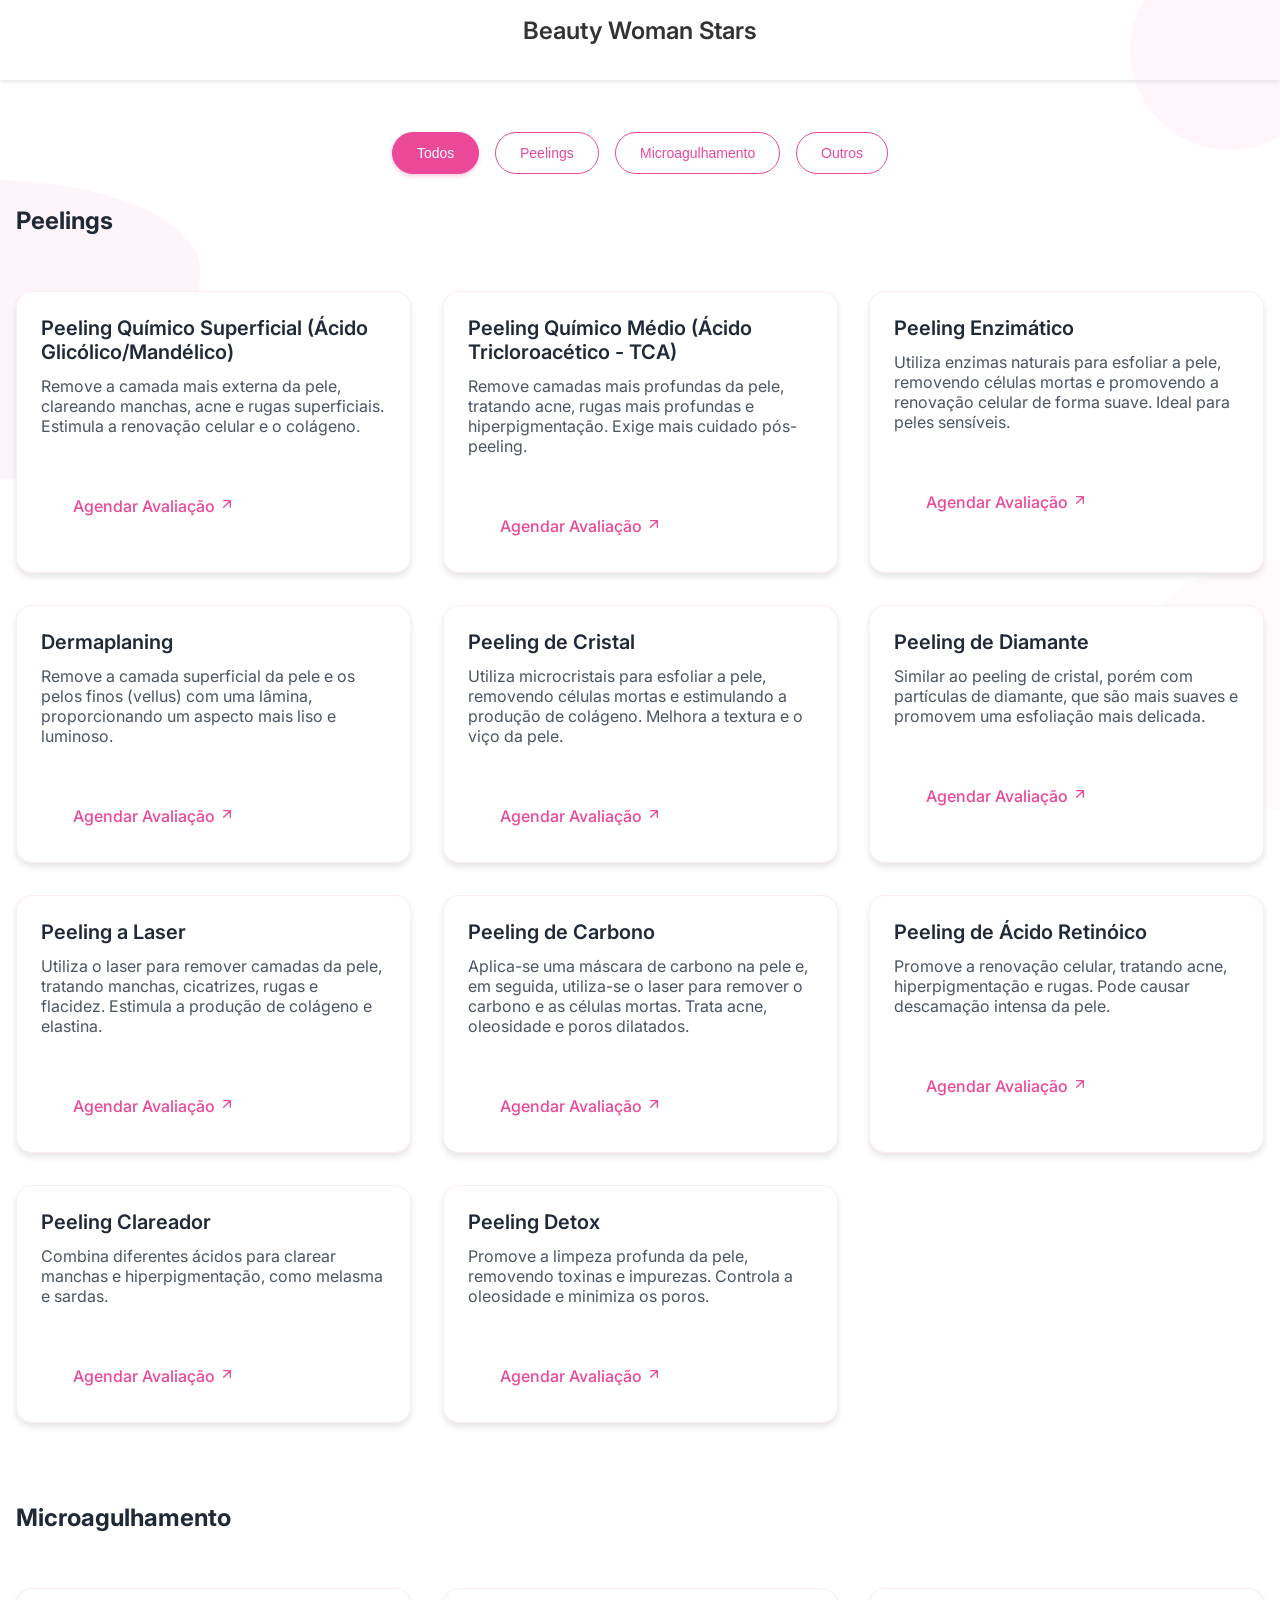
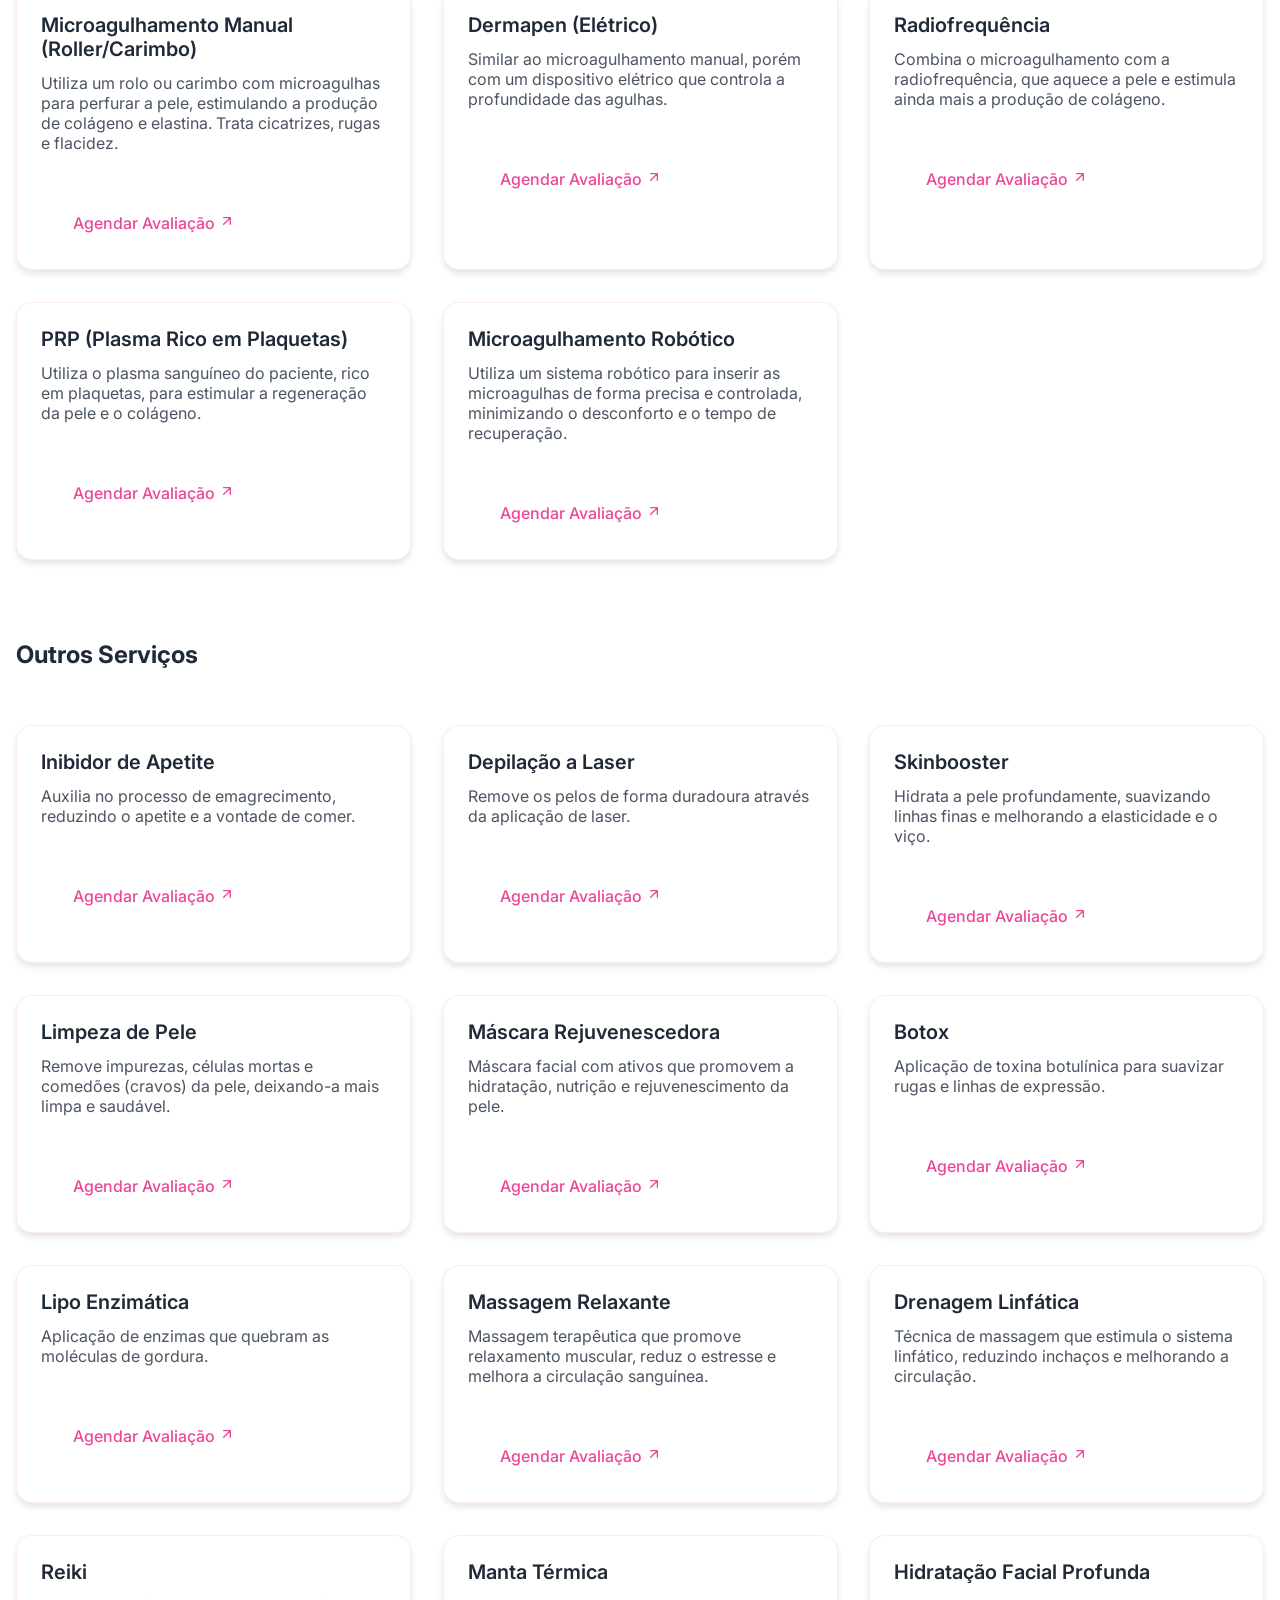
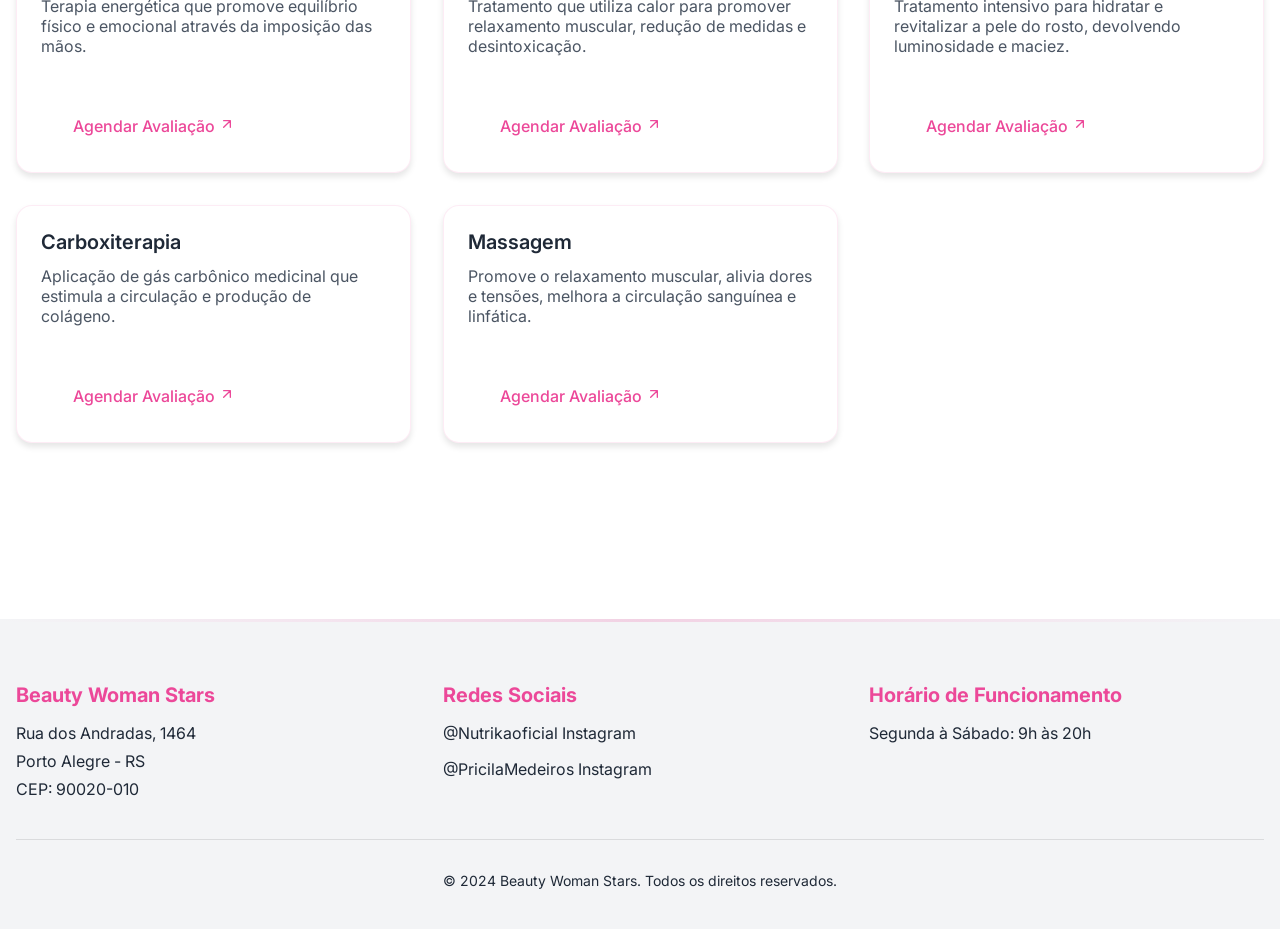
<file: treatments.html>
<!DOCTYPE html>
<html lang="pt-BR">
<head>
    <meta charset="UTF-8">
    <meta name="viewport" content="width=device-width, initial-scale=1.0">
    <title>Tratamentos - Beauty Woman Stars</title>
    <link rel="stylesheet" href="css/styles.css">
    <link href="https://fonts.googleapis.com/css2?family=Inter:wght@400;500;600;700&display=swap" rel="stylesheet">
    <link rel="stylesheet" href="https://unpkg.com/aos@next/dist/aos.css" />
</head>
<body>
    <header class="header">
        <div class="header-content container">
            <a href="index.html" class="home-link">
                <div class="logo">
                    <h1>Beauty Woman Stars</h1>
                </div>
            </a>
        </div>
    </header>

<main class="treatments-page">
    <div class="container treatments-container">
        <div class="treatments-filters" data-aos="fade-up">
            <button class="filter-button active" data-filter="todos">
                <span class="filter-text">Todos</span>
            </button>
            <button class="filter-button" data-filter="peelings">
                <span class="filter-text">Peelings</span>
            </button>
            <button class="filter-button" data-filter="microagulhamento">
                <span class="filter-text">Microagulhamento</span>
            </button>
            <button class="filter-button" data-filter="outros">
                <span class="filter-text">Outros</span>
            </button>
        </div>
        <div class="treatment-categories" data-aos="fade-up">
            <!-- Conteúdo dinâmico via JavaScript -->
        </div>
    </div>
</main>

<footer class="footer">
    <div class="container">
        <div class="footer-content">
            <div class="footer-info">
                <h3>Beauty Woman Stars</h3>
                <p>Rua dos Andradas, 1464</p>
                <p>Porto Alegre - RS</p>
                <p>CEP: 90020-010</p>
            </div>
            <div class="footer-social">
                <h3>Redes Sociais</h3>
                <div class="social-links">
                    <a href="https://www.instagram.com/nutrikaoficial?igsh=MW40MHUxZmx0c2ljcw==" target="_blank" rel="noopener noreferrer">@Nutrikaoficial Instagram</a>
                    <a href="https://www.instagram.com/drapriscilabio?igsh=MTM0YWtndXdrNzRtNA==" target="_blank" rel="noopener noreferrer">@PricilaMedeiros Instagram</a>
                </div>
            </div>
            <div class="footer-hours">
                <h3>Horário de Funcionamento</h3>
                <p>Segunda à Sábado: 9h às 20h</p>
            </div>
        </div>
        <div class="footer-bottom">
            <p>&copy; 2024 Beauty Woman Stars. Todos os direitos reservados.</p>
        </div>
    </div>
</footer>

<script src="https://unpkg.com/aos@next/dist/aos.js"></script>

<script src="js/treatments.js"></script>
</body>
</html>
</file>
<file: css/styles.css>
:root {
    --primary: #EC4899;
    --primary-light: #F9A8D4;
    --background: #FFFFFF;
    --text: #1F2937;
    --primary-gradient: linear-gradient(135deg, var(--primary), var(--primary-light));
}

* {
    margin: 0;
    padding: 0;
    box-sizing: border-box;
}

body {
    font-family: 'Inter', sans-serif;
    color: var(--text);
    background: var(--background);
    -webkit-font-smoothing: antialiased;
    -moz-osx-font-smoothing: grayscale;
}

body.menu-open {
    overflow: hidden;
    position: fixed;
    width: 100%;
    height: 100%;
}

.container {
    max-width: 1280px;
    margin: 0 auto;
    padding: 0 1rem;
}

.header {
    background-color: #fff;
    box-shadow: 0 2px 4px rgba(0, 0, 0, 0.1);
    position: fixed;
    width: 100%;
    top: 0;
    z-index: 1000;
    padding: 1rem 0;
    height: 80px; /* Fixed height for header */
}

.header-content {
    display: flex;
    justify-content: center; /* Center the logo */
    align-items: center;
    max-width: 1200px;
    margin: 0 auto;
    padding: 0 1rem;
}

.header::before {
    content: '';
    position: absolute;
    top: -50px;
    right: -50px;
    width: 200px;
    height: 200px;
    background: var(--primary-light);
    opacity: 0.1;
    border-radius: 50%;
    z-index: -1;
}

.logo {
    display: flex;
    align-items: center;
    margin: 0 auto;
}

.logo h1 {
    font-size: 1.5rem;
    color: #333;
    font-weight: 600;
    margin: 0;
}

.nav-desktop {
    display: none;
}

.nav-button {
    color: #333;
    text-decoration: none;
    font-weight: 500;
    padding: 0.5rem 1rem;
    border-radius: 4px;
    transition: background-color 0.3s, color 0.3s;
}

.nav-button:hover,
.nav-button.active {
    background-color: #f0f0f0;
    color: #000;
}

.nav-mobile {
    display: none;
    position: fixed;
    top: 64px;
    left: 0;
    right: 0;
    bottom: 0;
    background: white;
    padding: 1.5rem;
    box-shadow: 0 2px 4px rgba(0,0,0,0.1);
    z-index: 1000;
    overflow-y: auto;
}

.nav-mobile.show {
    display: flex;
    flex-direction: column;
    gap: 1rem;
}

.nav-mobile .nav-button {
    width: 100%;
    text-align: left;
    padding: 1rem 1.25rem;
    border: none;
    border-radius: 0.5rem;
    margin: 0;
    color: var(--text);
    text-decoration: none;
    font-weight: 500;
    display: flex;
    align-items: center;
    gap: 0.75rem;
}

.nav-mobile .nav-button svg {
    width: 20px;
    height: 20px;
    opacity: 0.7;
}

.nav-mobile .nav-section {
    border-bottom: 1px solid rgba(236, 72, 153, 0.1);
    padding-bottom: 1rem;
    margin-bottom: 1rem;
}

.nav-mobile .nav-section-title {
    font-size: 0.875rem;
    color: #6B7280;
    margin-bottom: 0.5rem;
    padding-left: 1.25rem;
}

.nav-mobile .nav-button:hover {
    background-color: rgba(236, 72, 153, 0.1);
    color: var(--primary);
}

.nav-mobile .nav-button.cta {
    background: var(--primary);
    color: white;
    justify-content: center;
    margin-top: auto;
    padding: 1rem;
}

.nav-mobile .nav-button.cta:hover {
    background: var(--primary-light);
}

.hero {
    position: relative;
    background: linear-gradient(135deg, var(--primary), var(--primary-light));
    color: white;
    padding: 6rem 0;
    text-align: center;
    overflow: hidden;
}

.hero::after {
    content: '';
    position: absolute;
    bottom: -50px;
    left: 50%;
    transform: translateX(-50%);
    width: 100px;
    height: 100px;
    background: var(--primary);
    opacity: 0.1;
    clip-path: polygon(50% 0%, 100% 50%, 50% 100%, 0% 50%);
}

.hero h1 {
    font-size: 2.5rem;
    margin-bottom: 1rem;
    font-weight: 700;
}

.hero p {
    font-size: 1.25rem;
    margin-bottom: 2rem;
    opacity: 0.9;
}

.hero-buttons {
    display: flex;
    flex-direction: column;
    align-items: center;
    gap: 1.5rem;
    margin-top: 2rem;
}

.secondary-buttons {
    display: flex;
    gap: 1rem;
    flex-wrap: wrap;
    justify-content: center;
}

.secondary-buttons .nav-button {
    background: rgba(255, 255, 255, 0.1);
    color: white;
    border: 1px solid rgba(255, 255, 255, 0.2);
    padding: 0.75rem 1.5rem;
    border-radius: 9999px;
    font-size: 0.875rem;
    font-weight: 500;
    transition: all 0.3s ease;
}

.secondary-buttons .nav-button:hover {
    background: rgba(255, 255, 255, 0.2);
    transform: translateY(-2px);
}

@media (max-width: 768px) {
    .secondary-buttons {
        flex-direction: column;
        width: 100%;
        gap: 0.5rem;
    }

    .secondary-buttons .nav-button {
        width: 100%;
    }
}

.grid-overlay {
    position: absolute;
    inset: 0;
    background-image: linear-gradient(rgba(255,255,255,0.2) 1px, transparent 1px),
                      linear-gradient(90deg, rgba(255,255,255,0.2) 1px, transparent 1px);
    background-size: 16px 16px;
}

.treatments-grid {
    display: grid;
    grid-template-columns: repeat(auto-fill, minmax(300px, 1fr));
    gap: 2rem;
    padding: 2rem 0;
}

.treatment-card {
    background: white;
    border-radius: 1rem;
    padding: 1.5rem;
    box-shadow: 0 4px 6px rgba(0, 0, 0, 0.1);
    border: 1px solid rgba(236, 72, 153, 0.1);
    display: flex;
    flex-direction: column;
    height: 100%;
    transition: all 0.3s;
    position: relative;
    overflow: hidden;
    cursor: pointer;
}

.treatment-card::before {
    content: '';
    position: absolute;
    top: -2px;
    left: -2px;
    right: -2px;
    height: 3px;
    background: var(--primary-gradient);
    opacity: 0;
    border-radius: 1rem 1rem 0 0;
    transition: opacity 0.3s ease;
}

.treatment-card:hover::before {
    opacity: 1;
}

.treatment-card:hover {
    transform: translateY(-4px);
    box-shadow: 0 6px 12px rgba(236, 72, 153, 0.15);
}

.treatment-card.highlight {
    border-color: var(--primary);
    box-shadow: 0 0 0 2px var(--primary);
    animation: highlight 1s ease-out;
}

@keyframes highlight {
    0% { transform: scale(1); }
    50% { transform: scale(1.02); }
    100% { transform: scale(1); }
}

.treatment-card .price-info {
    display: none;
}

.treatment-card h3 {
    font-size: 1.25rem;
    font-weight: 600;
    color: var(--text);
    margin-bottom: 0.75rem;
}

.treatment-content p {
    color: #4B5563;
    margin-bottom: 1rem;
    flex-grow: 1;
}

.price-info {
    display: none;
}

.price-info .price {
    display: none;
}

.price-info .price span {
    display: none;
}

.price-info .package-price {
    display: none;
}

.price-info .observations {
    display: none;
}

.cta-button {
    display: inline-flex;
    align-items: center;
    justify-content: center;
    gap: 0.5rem;
    background: var(--primary);
    color: white;
    padding: 0.75rem 1.5rem;
    border-radius: 0.5rem;
    font-weight: 500;
    text-decoration: none;
    transition: all 0.3s;
    margin-top: 1rem;
}

.cta-button:hover {
    background: var(--primary-light);
    transform: scale(1.05);
}

.cta-button {
    display: inline-block;
    background: white;
    color: var(--primary);
    padding: 0.75rem 2rem;
    border-radius: 9999px;
    font-weight: 500;
    text-decoration: none;
    transition: all 0.3s;
    margin-top: 2rem;
}

.menu-toggle {
    display: none;
    background: none;
    border: none;
    cursor: pointer;
    padding: 0.5rem;
    z-index: 1001;
}

.menu-icon {
    display: block;
    width: 24px;
    height: 2px;
    background-color: var(--text);
    position: relative;
    transition: all 0.3s;
}

.menu-icon::before,
.menu-icon::after {
    content: '';
    position: absolute;
    width: 24px;
    height: 2px;
    background-color: var(--text);
    transition: all 0.3s;
}

.menu-icon::before {
    top: -6px;
}

.menu-icon::after {
    bottom: -6px;
}

/* Reviews Styles - Consolidated */
.reviews-section {
    padding: 4rem 0;
    background-color: #f9f9f9;
}

.reviews-section h2 {
    text-align: center;
    margin-bottom: 2rem;
    color: #213547;
    font-size: 2em;
}

.reviews-container {
    display: grid;
    grid-template-columns: repeat(auto-fit, minmax(300px, 1fr));
    gap: 2rem;
    padding: 1rem;
    max-width: 1200px;
    margin: 0 auto;
}

.review-card {
    background: #ffffff;
    border-radius: 8px;
    padding: 1.5rem;
    box-shadow: 0 2px 4px rgba(0, 0, 0, 0.1);
    transition: transform 0.3s ease;
}

.review-card:hover {
    transform: translateY(-5px);
}

.review-header {
    display: flex;
    align-items: center;
    margin-bottom: 1rem;
}

.review-avatar {
    width: 48px;
    height: 48px;
    border-radius: 50%;
    margin-right: 1rem;
    object-fit: cover;
}

.review-author {
    font-weight: 600;
    color: #213547;
    margin-bottom: 0.25rem;
}

.review-rating {
    color: #ffd700;
    font-size: 1.2rem;
    letter-spacing: 2px;
}

.review-text {
    color: #4a5568;
    font-size: 0.95rem;
    line-height: 1.6;
    margin: 1rem 0;
}

.review-date {
    color: #718096;
    font-size: 0.85rem;
    font-style: italic;
}

@media (max-width: 768px) {
    .reviews-container {
        grid-template-columns: 1fr;
        padding: 1rem;
    }

    .reviews-section {
        padding: 2rem 0;
    }
}

.footer {
    background: #f3f4f6;
    padding: 4rem 0 2rem;
    margin-top: 4rem;
    position: relative;
    overflow: hidden;
}

.footer::before {
    content: '';
    position: absolute;
    top: 0;
    left: 0;
    width: 100%;
    height: 3px;
    background: linear-gradient(
        90deg,
        transparent,
        var(--primary-light),
        var(--primary),
        var(--primary-light),
        transparent
    );
    opacity: 0.2;
}

.footer-content {
    display: grid;
    grid-template-columns: repeat(auto-fit, minmax(250px, 1fr));
    gap: 2rem;
    margin-bottom: 2rem;
}

.footer h3 {
    color: var(--primary);
    margin-bottom: 1rem;
    font-size: 1.25rem;
}

.footer p {
    margin-bottom: 0.5rem;
    color: var(--text);
}

.social-links {
    display: flex;
    flex-direction: column;
    gap: 1rem;
}

.social-links a {
    color: var(--text);
    text-decoration: none;
    transition: color 0.3s;
}

.social-links a:hover {
    color: var(--primary);
}

.footer-bottom {
    border-top: 1px solid rgba(0,0,0,0.1);
    padding-top: 2rem;
    text-align: center;
    color: var(--text);
    font-size: 0.875rem;
}

.features {
    padding: 4rem 0;
    background: linear-gradient(to bottom, #fff, #f9fafb);
    position: relative;
    overflow: hidden;
}

.features::before {
    content: '';
    position: absolute;
    top: 50%;
    left: 0;
    width: 100%;
    height: 1px;
    background: linear-gradient(90deg, 
        transparent,
        var(--primary-light),
        transparent
    );
    opacity: 0.2;
}

.features h2 {
    text-align: center;
    font-size: 2rem;
    margin-bottom: 3rem;
    color: var(--text);
}

.features-grid {
    display: grid;
    grid-template-columns: repeat(auto-fit, minmax(250px, 1fr));
    gap: 2rem;
    margin-top: 2rem;
}

.feature-card {
    text-align: center;
    padding: 2rem;
    border-radius: 1rem;
    background: white;
    box-shadow: 0 4px 6px rgba(0,0,0,0.05);
    transition: transform 0.3s;
}

.feature-card:hover {
    transform: translateY(-5px);
}

.feature-icon {
    font-size: 2.5rem;
    margin-bottom: 1rem;
    display: inline-block;
}

.treatments-section {
    padding: 4rem 0;
}

.treatments-section h2 {
    text-align: center;
    font-size: 2rem;
    margin-bottom: 3rem;
    color: var(--text);
}

/* Estilos para os botões de navegação e filtro */
.nav-button,
.filter-button {
    padding: 0.75rem 1.5rem;
    border: 1px solid var(--primary);
    border-radius: 9999px;
    font-size: 0.875rem;
    font-weight: 500;
    background: none;
    color: var(--primary);
    cursor: pointer;
    transition: all 0.3s ease;
    text-decoration: none;
    display: inline-block;
}

.nav-button:hover,
.filter-button:hover {
    background-color: rgba(236, 72, 153, 0.1);
    transform: translateY(-2px);
    box-shadow: 0 2px 4px rgba(236, 72, 153, 0.2);
}

.nav-button.active,
.filter-button.active {
    background: var(--primary);
    color: white;
    box-shadow: 0 2px 4px rgba(236, 72, 153, 0.3);
}

.treatments-filters {
    display: flex;
    justify-content: center;
    gap: 1rem;
    margin: 2rem 0;
    flex-wrap: wrap;
}

/* Animação suave para transição de estados */
.nav-button,
.filter-button,
.treatment-card {
    will-change: transform;
    transition: all 0.3s cubic-bezier(0.4, 0, 0.2, 1);
}

/* Ajuste responsivo para os botões */
@media (max-width: 768px) {
    .treatments-filters {
        flex-direction: column;
        padding: 0 1rem;
    }

    .nav-button,
    .filter-button {
        width: 100%;
        text-align: center;
        margin-bottom: 0.5rem;
    }
}

@media (max-width: 768px) {
    .nav-desktop {
        display: none;
    }

    .menu-toggle {
        display: block;
    }

    .nav-desktop {
        display: none;
        position: absolute;
        top: 4rem;
        left: 0;
        right: 0;
        background: white;
        padding: 1rem;
        box-shadow: 0 2px 4px rgba(0,0,0,0.1);
    }

    .nav-desktop.show {
        display: flex;
        flex-direction: column;
        gap: 0.5rem;
    }

    .nav-button {
        width: 100%;
        text-align: left;
    }

    .treatments-grid {
        grid-template-columns: 1fr;
    }

    .hero h1 {
        font-size: 2rem;
    }

    .hero p {
        font-size: 1rem;
    }

    .footer-content {
        grid-template-columns: 1fr;
        text-align: center;
    }

    .social-links {
        justify-content: center;
    }

    .features-grid {
        grid-template-columns: 1fr;
    }

    .feature-card {
        padding: 1.5rem;
    }

    /* Melhor animação para o ícone do menu */
    .menu-toggle.active .menu-icon {
        background-color: transparent;
    }

    .menu-toggle.active .menu-icon::before {
        transform: rotate(45deg) translate(5px, 5px);
    }

    .menu-toggle.active .menu-icon::after {
        transform: rotate(-45deg) translate(5px, -5px);
    }

    /* Prevenir scroll quando menu está aberto */
    body.menu-open {
        overflow: hidden;
    }
}

.home-link {
    color: inherit;
    text-decoration: none;
    display: flex;
    align-items: center;
    gap: 0.5rem;
    transition: all 0.3s ease;
    justify-content: center;
}

.home-link:hover {
    color: var(--primary);
    transform: translateY(-1px);
}

.home-link h1 {
    font-size: 1.5rem;
    font-weight: 600;
}

.treatments-page {
    position: relative;
    min-height: calc(100vh - 80px); /* Subtract header height */
    padding-bottom: 2rem;
}

.treatments-page::before {
    content: '';
    position: fixed;
    top: 20%;
    left: -100px;
    width: 300px;
    height: 300px;
    background: var(--primary);
    opacity: 0.05;
    border-radius: 30% 70% 70% 30% / 30% 30% 70% 70%;
    z-index: -1;
}

.treatments-page::after {
    content: '';
    position: fixed;
    bottom: 10%;
    right: -100px;
    width: 250px;
    height: 250px;
    background: var(--primary-light);
    opacity: 0.05;
    border-radius: 63% 37% 37% 63% / 43% 37% 63% 57%;
    z-index: -1;
}

/* Menu Mobile Styles */
.menu-toggle {
    display: none;
    background: none;
    border: none;
    cursor: pointer;
    padding: 10px;
}

.menu-icon {
    display: block;
    width: 25px;
    height: 2px;
    background-color: #000;
    position: relative;
    transition: background-color 0.3s;
}

.menu-icon::before,
.menu-icon::after {
    content: '';
    position: absolute;
    width: 100%;
    height: 2px;
    background-color: #000;
    transition: transform 0.3s;
}

.menu-icon::before {
    top: -8px;
}

.menu-icon::after {
    bottom: -8px;
}

.nav-mobile {
    display: none;
    position: fixed;
    top: 64px;
    left: 0;
    right: 0;
    bottom: 0;
    background: white;
    padding: 1.5rem;
    box-shadow: 0 2px 4px rgba(0,0,0,0.1);
    z-index: 1000;
    overflow-y: auto;
}

.nav-mobile.show {
    display: flex;
    flex-direction: column;
    gap: 1rem;
}

.nav-mobile .nav-button {
    width: 100%;
    text-align: left;
    padding: 1rem 1.25rem;
    border: none;
    border-radius: 0.5rem;
    margin: 0;
    color: var(--text);
    text-decoration: none;
    font-weight: 500;
    display: flex;
    align-items: center;
    gap: 0.75rem;
}

.nav-mobile .nav-button svg {
    width: 20px;
    height: 20px;
    opacity: 0.7;
}

.nav-mobile .nav-section {
    border-bottom: 1px solid rgba(236, 72, 153, 0.1);
    padding-bottom: 1rem;
    margin-bottom: 1rem;
}

.nav-mobile .nav-section-title {
    font-size: 0.875rem;
    color: #6B7280;
    margin-bottom: 0.5rem;
    padding-left: 1.25rem;
}

.nav-mobile .nav-button:hover {
    background-color: rgba(236, 72, 153, 0.1);
    color: var(--primary);
}

.nav-mobile .nav-button.cta {
    background: var(--primary);
    color: white;
    justify-content: center;
    margin-top: auto;
    padding: 1rem;
}

.nav-mobile .nav-button.cta:hover {
    background: var(--primary-light);
}

/* Menu mobile quando aberto */
.nav-mobile.show {
    display: flex;
    flex-direction: column;
    position: absolute;
    top: 100%;
    left: 0;
    right: 0;
    background-color: white;
    padding: 20px;
    box-shadow: 0 2px 5px rgba(0,0,0,0.1);
}

.nav-mobile.show .nav-button {
    padding: 15px;
    text-align: center;
    border-bottom: 1px solid #eee;
}

.nav-mobile.show .nav-button:last-child {
    border-bottom: none;
}

/* Media queries */
@media (max-width: 768px) {
    .nav-desktop {
        display: none;
    }
    
    .menu-toggle {
        display: block;
    }

    /* Animação do ícone do menu quando aberto */
    .menu-toggle.active .menu-icon {
        background-color: transparent;
    }

    .menu-toggle.active .menu-icon::before {
        transform: rotate(45deg) translate(5px, 5px);
    }

    .menu-toggle.active .menu-icon::after {
        transform: rotate(-45deg) translate(5px, -5px);
    }
}

.treatment-categories {
    margin-top: 2rem;
}

.category-section {
    margin-bottom: 3rem;
}

.category-section h2 {
    margin-bottom: 1.5rem;
    color: var(--text);
    font-size: 1.5rem;
}

/* Menu Mobile Styles - Atualizado */
.nav-mobile {
    display: none;
    position: fixed;
    top: 64px; /* altura do header */
    left: 0;
    right: 0;
    bottom: 0;
    background: white;
    padding: 1.5rem;
    box-shadow: 0 2px 4px rgba(0,0,0,0.1);
    z-index: 1000;
    overflow-y: auto;
}

.nav-mobile.show {
    display: flex;
    flex-direction: column;
    gap: 1rem;
}

.nav-mobile .nav-section {
    margin-bottom: 1.5rem;
}

.nav-mobile .nav-button {
    display: flex;
    align-items: center;
    width: 100%;
    padding: 1rem;
    margin: 0.25rem 0;
    text-align: left;
    border-radius: 0.5rem;
    background: none;
    border: none;
    color: var(--text);
    text-decoration: none;
    transition: all 0.3s ease;9
}

.nav-mobile .nav-button:hover {
    background-color: rgba(236, 72, 153, 0.1);
    color: var(--primary);
}

/* Menu Toggle Button - Atualizado */
.menu-toggle {
    display: none;
    padding: 0.5rem;
    background: none;
    border: none;
    cursor: pointer;
    z-index: 1001;
}

@media (max-width: 768px) {
    .menu-toggle {
        display: block;
    }

    .nav-desktop {
        display: none;
    }
}

/* Modal Styles */
.modal {
    display: none;
    position: fixed;
    z-index: 1000;
    left: 0;
    top: 0;
    width: 100%;
    height: 100%;
    background-color: rgba(0, 0, 0, 0.7);
    overflow-y: auto;
}

.modal-content {
    background-color: #fefefe;
    margin: 5% auto;
    padding: 20px;
    border: 1px solid #888;
    width: 80%;
    max-width: 800px;
    border-radius: 8px;
    position: relative;
    animation: modalOpen 0.3s ease-out;
}

.close-modal {
    position: absolute;
    right: 20px;
    top: 10px;
    font-size: 28px;
    font-weight: bold;
    color: #666;
    cursor: pointer;
}

.close-modal:hover {
    color: #000;
}

@keyframes modalOpen {
    from {
        opacity: 0;
        transform: translateY(-100px);
    }
    to {
        opacity: 1;
        transform: translateY(0);
    }
}

/* Estilos específicos para o conteúdo do modal */
.modal-content .about-intro {
    margin-bottom: 30px;
}

.modal-content h2 {
    color: #333;
    margin-bottom: 20px;
}

/* Mobile Menu Styles */
.mobile-menu-button {
    display: none;
    flex-direction: column;
    justify-content: space-around;
    width: 30px;
    height: 25px;
    background: transparent;
    border: none;
    cursor: pointer;
    padding: 0;
    z-index: 1001;
}

.mobile-menu-button span {
    width: 100%;
    height: 3px;
    background-color: var(--text);
    border-radius: 3px;
    transition: all 0.3s ease;
}

.mobile-menu-button.active span:nth-child(1) {
    transform: rotate(45deg) translate(6px, 6px);
}

.mobile-menu-button.active span:nth-child(2) {
    opacity: 0;
}

.mobile-menu-button.active span:nth-child(3) {
    transform: rotate(-45deg) translate(6px, -6px);
}

.nav-mobile {
    display: none;
    position: fixed;
    top: 0;
    left: 0;
    width: 100%;
    height: 100vh;
    background-color: rgba(255, 255, 255, 0.98);
    z-index: 1000;
    padding-top: 80px;
}

.nav-mobile.active {
    display: block;
}

.nav-mobile-content {
    display: flex;
    flex-direction: column;
    align-items: center;
    gap: 20px;
}

.nav-mobile .nav-button {
    font-size: 1.2rem;
    text-decoration: none;
    color: var(--text);
    padding: 10px 20px;
    transition: color 0.3s ease;
}

.nav-mobile .nav-button:hover {
    color: var(--primary);
}

@media (max-width: 768px) {
    .nav-desktop {
        display: none;
    }
    
    .mobile-menu-button {
        display: flex;
    }
}

.treatments-container {
    padding-top: 100px; /* Adjust this value based on your header height */
}

/* Footer Partners Styles */
.footer-partners {
    display: flex;
    justify-content: center;
    align-items: center;
    padding: 1.5rem 0;
    border-top: 1px solid rgba(0, 0, 0, 0.1);
    margin-top: 1.5rem;
}

.partner-logos {
    display: flex;
    justify-content: center;
    align-items: center;
    gap: 1.5rem;
    flex-wrap: wrap;
    max-width: 800px;
    margin: 0 auto;
}

.partner-logo {
    max-width: 100px; /* Reduced from previous size */
    height: auto; /* Changed to auto to maintain aspect ratio */
    width: auto;
    max-height: 35px; /* New max-height constraint */
    transition: transform 0.2s ease;
    opacity: 0.85;
    object-fit: contain;
}

.partner-logo:hover {
    transform: translateY(-2px);
    opacity: 1;
}

@media (max-width: 768px) {
    .partner-logo {
        max-height: 30px; /* Slightly smaller on mobile */
    }
    
    .footer-partners {
        padding: 1rem 0;
    }
}
</file>
